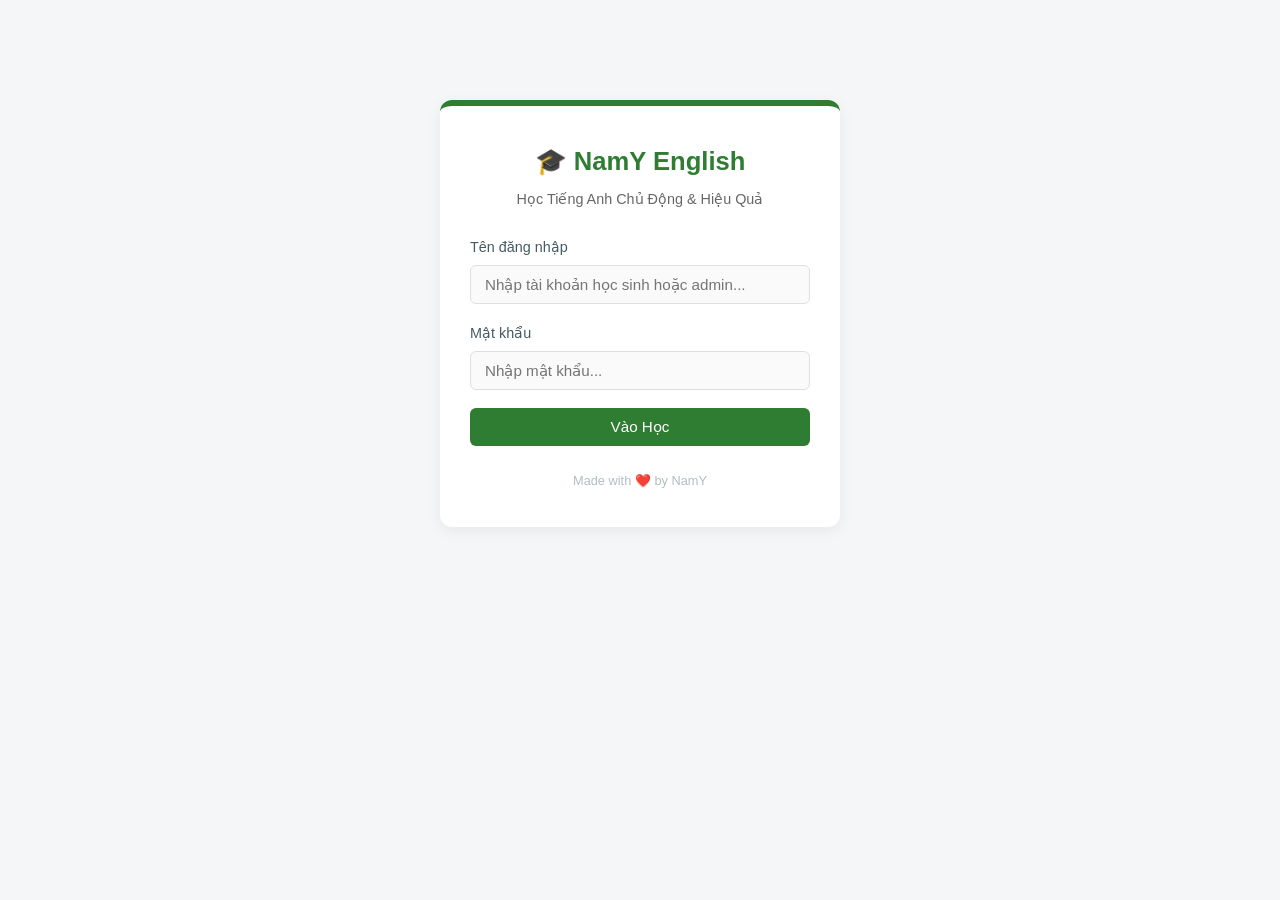
<file: static/index.html>
<!DOCTYPE html>
<html lang="vi">
<head>
    <meta charset="UTF-8">
    <meta name="viewport" content="width=device-width, initial-scale=1.0">
    <title>NamY English - Đăng Nhập</title>
    <link rel="stylesheet" href="/static/css/style.css">
</head>
<body>
    <div class="login-container">
        <div class="login-header">
            <h2>🎓 NamY English</h2>
            <p>Học Tiếng Anh Chủ Động & Hiệu Quả</p>
        </div>
        
        <div class="login-form">
            <div class="form-group">
                <label for="username">Tên đăng nhập</label>
                <input type="text" id="username" placeholder="Nhập tài khoản học sinh hoặc admin...">
            </div>
            
            <div class="form-group">
                <label for="password">Mật khẩu</label>
                <input type="password" id="password" placeholder="Nhập mật khẩu...">
            </div>
            
            <div id="login-error" class="error-message" style="display: none;"></div>
            
            <button id="login-btn" class="btn btn-primary btn-block">Vào Học</button>
        </div>
        
        <div class="login-footer">
            <p>Made with ❤️ by NamY</p>
        </div>
    </div>

    <script src="/static/js/app.js"></script>
</body>
</html>
</file>
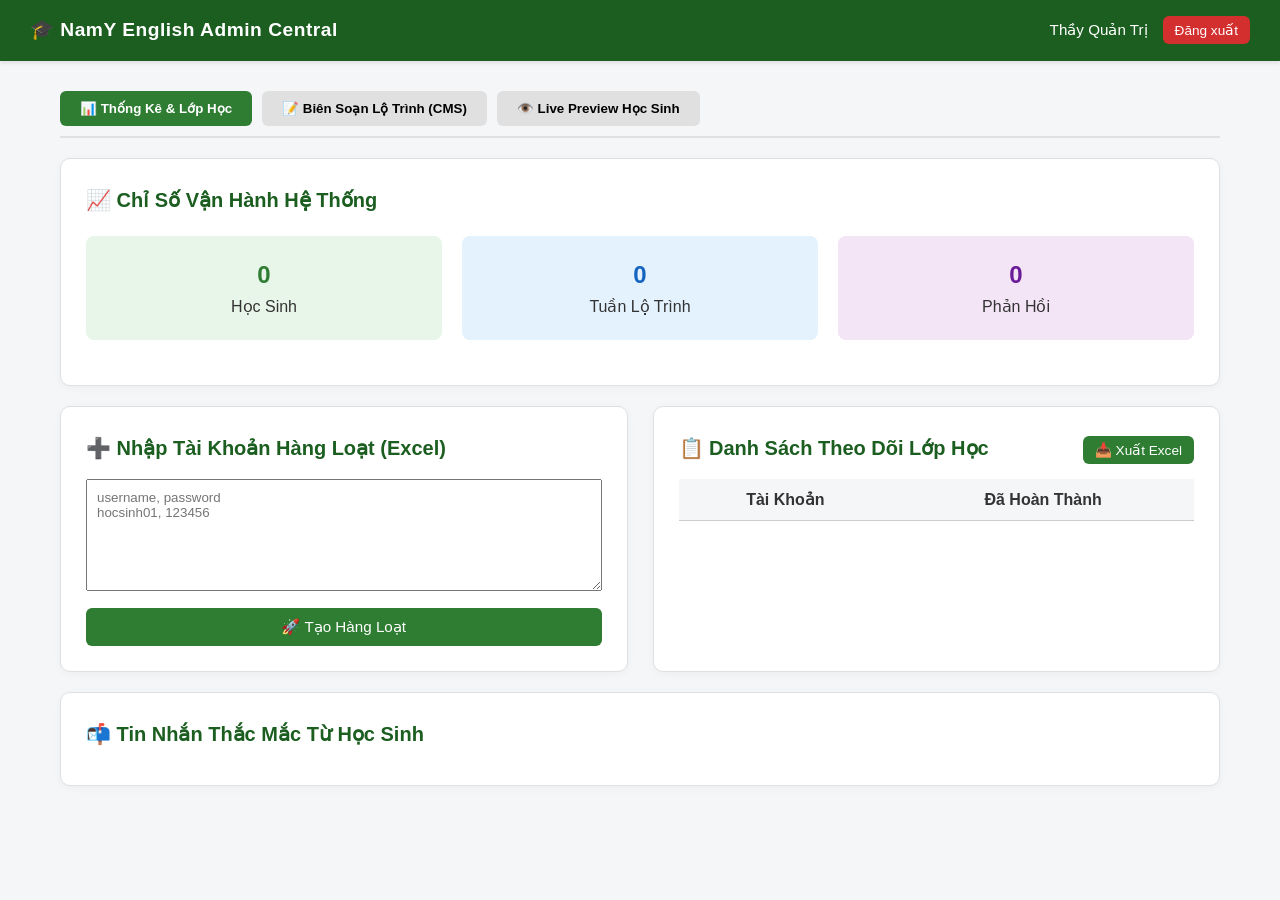
<file: static/admin.html>
<!DOCTYPE html>
<html lang="vi">
<head>
    <meta charset="UTF-8">
    <meta name="viewport" content="width=device-width, initial-scale=1.0">
    <title>NamY English - Quản Trị Hệ Thống CMS</title>
    <link rel="stylesheet" href="/static/css/style.css">
    <style>
        .tabs-nav { display: flex; gap: 10px; margin-bottom: 20px; border-bottom: 2px solid #e0e0e0; padding-bottom: 10px; }
        .tab-btn { padding: 10px 20px; border: none; background: #e0e0e0; border-radius: 6px; cursor: pointer; font-weight: bold; }
        .tab-btn.active { background: #2e7d32; color: white; }
        .cms-panel { display: none; }
        .cms-panel.active { display: block; }
        .preview-box { border: 4px dashed #2e7d32; padding: 20px; background: #fff; border-radius: 8px; margin-top: 15px; }
    </style>
</head>
<body class="admin-body">
    <div class="navbar">
        <div class="navbar-brand">🎓 NamY English Admin Central</div>
        <div class="navbar-user">
            <span id="admin-name">Thầy Quản Trị</span>
            <button id="logout-btn" class="btn btn-sm btn-danger">Đăng xuất</button>
        </div>
    </div>
    
    <div class="container">
        <div class="tabs-nav">
            <button class="tab-btn active" onclick="switchTab('tab-dashboard')">📊 Thống Kê & Lớp Học</button>
            <button class="tab-btn" onclick="switchTab('tab-cms')">📝 Biên Soạn Lộ Trình (CMS)</button>
            <button class="tab-btn" onclick="switchTab('tab-preview')">👁️ Live Preview Học Sinh</button>
        </div>

        <div id="tab-dashboard" class="cms-panel active">
            <div class="admin-grid" style="grid-template-columns: 1fr;">
                <div class="card">
                    <h3>📈 Chỉ Số Vận Hành Hệ Thống</h3>
                    <div style="display: flex; gap: 20px; margin: 20px 0; flex-wrap: wrap;">
                        <div style="background: #e8f5e9; padding: 20px; border-radius: 8px; flex: 1; text-align: center;">
                            <h2 id="stat-students" style="color: #2e7d32;">0</h2><p>Học Sinh</p>
                        </div>
                        <div style="background: #e3f2fd; padding: 20px; border-radius: 8px; flex: 1; text-align: center;">
                            <h2 id="stat-weeks" style="color: #1565c0;">0</h2><p>Tuần Lộ Trình</p>
                        </div>
                        <div style="background: #f3e5f5; padding: 20px; border-radius: 8px; flex: 1; text-align: center;">
                            <h2 id="stat-feedbacks" style="color: #6a1b9a;">0</h2><p>Phản Hồi</p>
                        </div>
                    </div>
                </div>
            </div>

            <div class="admin-grid" style="margin-top: 20px;">
                <div class="card">
                    <h3>➕ Nhập Tài Khoản Hàng Loạt (Excel)</h3>
                    <textarea id="bulk-users-data" rows="6" style="width:100%; margin-top:10px; padding:10px;" placeholder="username, password&#10;hocsinh01, 123456"></textarea>
                    <button id="btn-bulk-register" class="btn btn-primary btn-block" style="margin-top:10px;">🚀 Tạo Hàng Loạt</button>
                    <div id="bulk-message" class="message" style="display:none; margin-top:10px;"></div>
                </div>
                <div class="card">
                    <div style="display:flex; justify-content:space-between; align-items:center;">
                        <h3>📋 Danh Sách Theo Dõi Lớp Học</h3>
                        <button id="btn-export-excel" class="btn btn-success btn-sm">📥 Xuất Excel</button>
                    </div>
                    <div style="max-height: 200px; overflow-y:auto; margin-top:10px;">
                        <table id="users-table" style="width:100%; border-collapse:collapse;">
                            <thead>
                                <tr style="background:#f4f6f8;">
                                    <th style="padding:8px; border-bottom:1px solid #ccc;">Tài Khoản</th>
                                    <th style="padding:8px; border-bottom:1px solid #ccc;">Đã Hoàn Thành</th>
                                </tr>
                            </thead>
                            <tbody id="users-list-body"></tbody>
                        </table>
                    </div>
                </div>
            </div>
            
            <div class="card" style="margin-top:20px;">
                <h3>📬 Tin Nhắn Thắc Mắc Từ Học Sinh</h3>
                <div id="feedback-list" style="margin-top:10px; max-height:200px; overflow-y:auto;"></div>
            </div>
        </div>

        <div id="tab-cms" class="cms-panel">
            <div class="admin-grid">
                <div class="card">
                    <h3>📅 Bước 1: Khởi Tạo Tuần</h3>
                    <div class="form-group" style="margin-top:15px;">
                        <label>Tên hiển thị khóa học</label>
                        <input type="text" id="week-title" placeholder="Ví dụ: WEEK 2: PRESENT SIMPLE">
                    </div>
                    <div class="form-group">
                        <label>Số thứ tự phân loại</label>
                        <input type="number" id="week-order" placeholder="Ví dụ: 2">
                    </div>
                    <button id="add-week-btn" class="btn btn-primary btn-block">Tạo Tuần Học Mới</button>
                    <div id="week-message" class="message" style="display:none; margin-top:10px;"></div>
                </div>

                <div class="card">
                    <h3>📖 Bước 2: Thiết Lập Bài Tập</h3>
                    <div class="form-group" style="margin-top:15px;">
                        <label>Ghim vào tuần học (Combobox)</label>
                        <select id="cms-week-select" style="width:100%; padding:10px; border-radius:6px;"></select>
                    </div>
                    <div class="form-group">
                        <label>Tiêu đề cấu trúc bài tập</label>
                        <input type="text" id="exe-title" placeholder="Ví dụ: Grammar Test 1">
                    </div>
                    <button id="add-exe-btn" class="btn btn-success btn-block">Ghim Bài Tập Vào Tuần</button>
                    <div id="exe-message" class="message" style="display:none; margin-top:10px;"></div>
                </div>

                <div class="card">
                    <h3>🛠️ Bước 3: Thêm Hoạt Động</h3>
                    <div class="form-group" style="margin-top:15px;">
                        <label>Chọn bài tập đích</label>
                        <select id="cms-exe-select" style="width:100%; padding:10px; border-radius:6px;"></select>
                    </div>
                    <div class="form-group">
                        <label>Phân loại công cụ học tập</label>
                        <select id="act-type" style="width:100%; padding:10px; border-radius:6px;">
                            <option>Học Từ Vựng (Vocabulary)</option>
                            <option>Luyện Ngữ Pháp (Grammar)</option>
                            <option>Luyện Đọc (Reading)</option>
                            <option>Phát Âm & Nghe (Phonetics)</option>
                        </select>
                    </div>
                    <div class="form-group">
                        <label>Nội dung cốt lõi (Chuỗi JSON hoặc text bài học)</label>
                        <input type="text" id="act-content" placeholder='Ví dụ: {"question": "He... school", "answer": "goes"}'>
                    </div>
                    <button id="add-act-btn" class="btn btn-purple btn-block">Đẩy Hoạt Động Vào Hệ Thống</button>
                    <div id="act-message" class="message" style="display:none; margin-top:10px;"></div>
                </div>
            </div>
            
            <div class="card" style="margin-top:20px;">
                <h3>⚙️ Tiện Ích Khởi Tạo</h3>
                <button id="seed-btn" class="btn btn-orange">Khởi tạo nhanh cấu trúc bài học mặc định</button>
                <div id="seed-message" class="message" style="display:none; margin-top:10px;"></div>
            </div>
        </div>

        <div id="tab-preview" class="cms-panel">
            <div class="card">
                <h3>👁️ Khung Xem Trước Thời Gian Thực (Live Preview Monitor)</h3>
                <p class="subtitle">Hiển thị chính xác cấu trúc lưới và danh mục bài học học sinh sẽ nhìn thấy sau khi thầy thiết lập</p>
                <div class="preview-box">
                    <div class="welcome-banner" style="margin-bottom:20px;">
                        <h2>[XEM TRƯỚC] Chào mừng em đến với không gian học tập NamY!</h2>
                        <p>Hệ thống học chủ động mô phỏng theo cấu trúc phân tầng trực quan.</p>
                    </div>
                    <h3 class="section-title">📅 Lộ Trình Bài Học Theo Tuần</h3>
                    <div id="preview-course-content" class="course-content"></div>
                </div>
            </div>
        </div>
    </div>

    <script src="/static/js/app.js"></script>
    <script>
        function switchTab(tabId) {
            document.querySelectorAll('.cms-panel').forEach(p => p.classList.remove('active'));
            document.querySelectorAll('.tab-btn').forEach(b => b.classList.remove('active'));
            document.getElementById(tabId).classList.add('active');
            event.target.classList.add('active');
            if(tabId === 'tab-preview') { updateLivePreview(); }
        }
    </script>
</body>
</html>
</file>
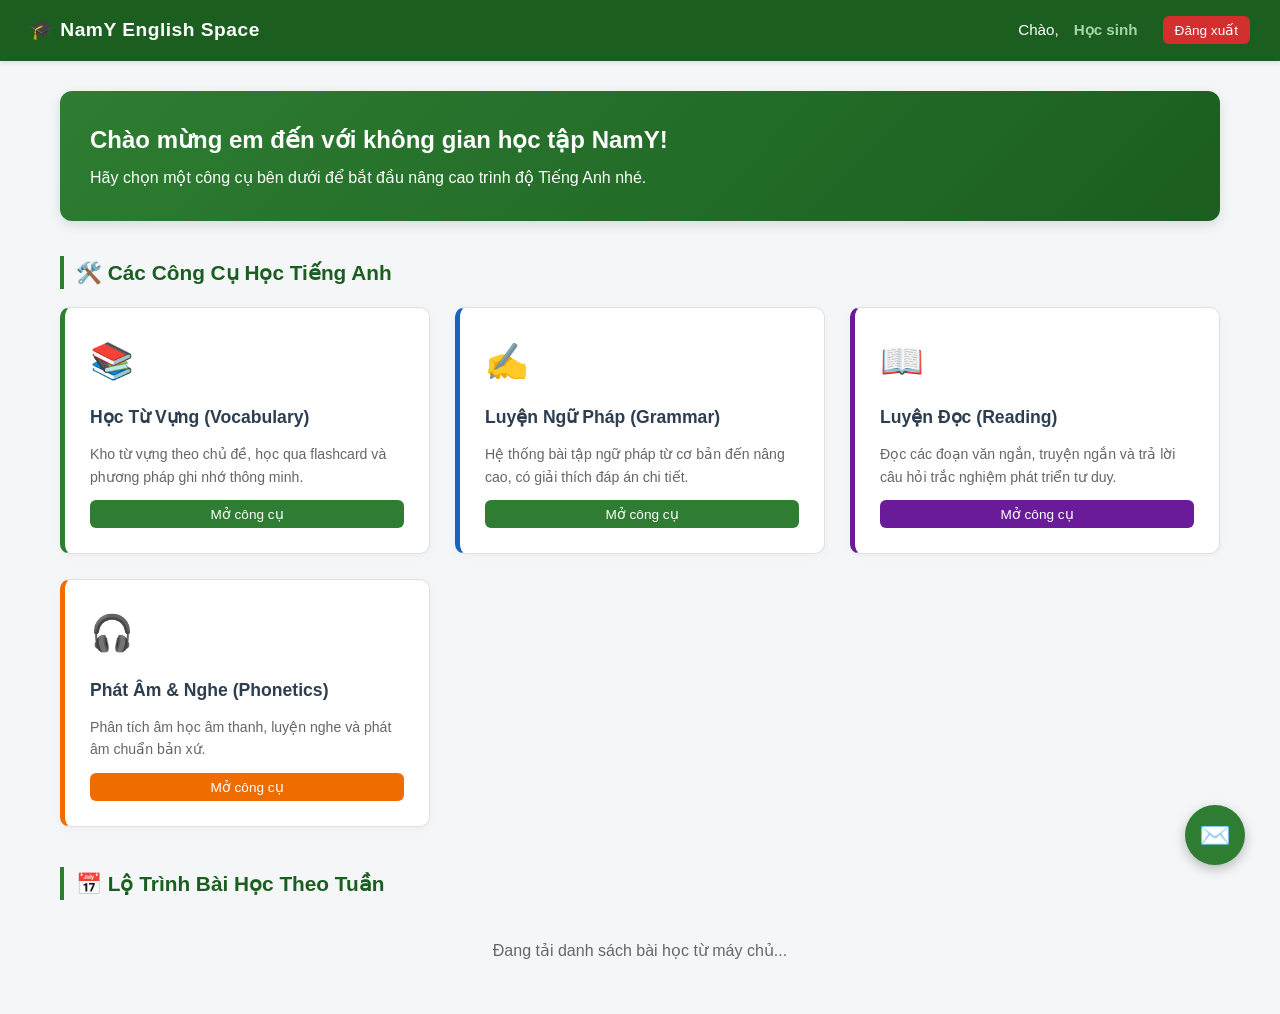
<file: static/student.html>
<!DOCTYPE html>
<html lang="vi">
<head>
    <meta charset="UTF-8">
    <meta name="viewport" content="width=device-width, initial-scale=1.0">
    <title>NamY English - Không Gian Học Tập</title>
    <link rel="stylesheet" href="/static/css/style.css">
</head>
<body class="student-body">
    <div class="navbar">
        <div class="navbar-brand">🎓 NamY English Space</div>
        <div class="navbar-user">
            Chào, <span id="student-name" class="highlight">Học sinh</span>
            <button id="logout-btn" class="btn btn-sm btn-danger" style="margin-left: 10px;">Đăng xuất</button>
        </div>
    </div>

    <div class="container">
        <div class="welcome-banner">
            <h2>Chào mừng em đến với không gian học tập NamY!</h2>
            <p>Hãy chọn một công cụ bên dưới để bắt đầu nâng cao trình độ Tiếng Anh nhé.</p>
        </div>

        <h3 class="section-title">🛠️ Các Công Cụ Học Tiếng Anh</h3>
        <div class="tools-grid">
            
            <div class="tool-card accent-green">
                <div class="tool-icon">📚</div>
                <h4>Học Từ Vựng (Vocabulary)</h4>
                <p>Kho từ vựng theo chủ đề, học qua flashcard và phương pháp ghi nhớ thông minh.</p>
                <button class="btn btn-success btn-sm" onclick="alert('Tính năng Học Từ Vựng đang được tích hợp cấu trúc bài học!')">Mở công cụ</button>
            </div>
            
            <div class="tool-card accent-blue">
                <div class="tool-icon">✍️</div>
                <h4>Luyện Ngữ Pháp (Grammar)</h4>
                <p>Hệ thống bài tập ngữ pháp từ cơ bản đến nâng cao, có giải thích đáp án chi tiết.</p>
                <button class="btn btn-primary btn-sm" onclick="alert('Tính năng Luyện Ngữ Pháp đang được tích hợp cấu trúc bài học!')">Mở công cụ</button>
            </div>
            
            <div class="tool-card accent-purple">
                <div class="tool-icon">📖</div>
                <h4>Luyện Đọc (Reading)</h4>
                <p>Đọc các đoạn văn ngắn, truyện ngắn và trả lời câu hỏi trắc nghiệm phát triển tư duy.</p>
                <button class="btn btn-purple btn-sm" onclick="alert('Tính năng Luyện Đọc đang được tích hợp cấu trúc bài học!')">Mở công cụ</button>
            </div>

            <div class="tool-card accent-orange">
                <div class="tool-icon">🎧</div>
                <h4>Phát Âm & Nghe (Phonetics)</h4>
                <p>Phân tích âm học âm thanh, luyện nghe và phát âm chuẩn bản xứ.</p>
                <button class="btn btn-orange btn-sm" onclick="alert('Tính năng Luyện Nghe đang được tích hợp cấu trúc bài học!')">Mở công cụ</button>
            </div>
        </div>

        <h3 class="section-title" style="margin-top: 40px;">📅 Lộ Trình Bài Học Theo Tuần</h3>
        <div class="course-content">
            <p style="text-align:center; padding:20px; color: #666;">Đang tải danh sách bài học từ máy chủ...</p>
        </div>
    </div>

    <button id="feedback-btn" class="floating-btn" title="Gửi thắc mắc cho Thầy Nam">✉️</button>

    <script src="/static/js/app.js"></script>
</body>
</html>
</file>
<file: static/css/style.css>
/* ==========================================
   CẤU HÌNH BIẾN MÀU SẮC CHỦ ĐẠO (PALETTE)
   ========================================== */
:root {
    --primary-color: #2e7d32;       /* Xanh lá NamY */
    --primary-hover: #1b5e20;       /* Xanh lá đậm khi di chuột */
    --bg-color: #f4f6f8;            /* Màu nền xám nhạt dịu mắt */
    --card-bg: #ffffff;             /* Màu nền các khối thẻ trắng */
    --text-color: #333333;          /* Màu chữ chính */
    --text-light: #666666;          /* Màu chữ phụ, chú thích */
    --danger-color: #d32f2f;        /* Màu đỏ cảnh báo, xóa, lỗi */
    --success-color: #2e7d32;       /* Màu xanh thông báo thành công */
    --border-color: #e0e0e0;         /* Màu đường viền phân cách */
}

/* ==========================================
   RESET & THIẾT LẬP CHUNG
   ========================================== */
* {
    box-sizing: border-box;
    margin: 0;
    padding: 0;
    font-family: -apple-system, BlinkMacSystemFont, "Segoe UI", Roboto, "Helvetica Neue", Arial, sans-serif;
}

body {
    background-color: var(--bg-color);
    color: var(--text-color);
    line-height: 1.6;
}

.container {
    max-width: 1200px;
    margin: 30px auto;
    padding: 0 20px;
}

/* ==========================================
   THANH ĐIỀU HƯỚNG (NAVBAR)
   ========================================== */
.navbar {
    background-color: #1b5e20;
    color: white;
    padding: 15px 30px;
    display: flex;
    justify-content: space-between;
    align-items: center;
    box-shadow: 0 2px 4px rgba(0,0,0,0.1);
}

.navbar-brand {
    font-size: 1.2rem;
    font-weight: bold;
    letter-spacing: 0.5px;
}

.navbar-user {
    display: flex;
    align-items: center;
    gap: 15px;
    font-size: 0.95rem;
}

.highlight {
    font-weight: bold;
    color: #a5d6a7; /* Màu xanh lá nhạt làm nổi bật tên người dùng */
}

/* ==========================================
   MÀN HÌNH ĐĂNG NHẬP (INDEX.HTML)
   ========================================== */
.login-container {
    max-width: 400px;
    margin: 100px auto;
    background: var(--card-bg);
    padding: 35px 30px;
    border-radius: 12px;
    box-shadow: 0 4px 15px rgba(0,0,0,0.06);
    border-top: 6px solid var(--primary-color);
}

.login-header {
    text-align: center;
    margin-bottom: 25px;
}

.login-header h2 {
    color: var(--primary-color);
    margin-bottom: 6px;
    font-size: 1.6rem;
}

.login-header p {
    color: var(--text-light);
    font-size: 0.9rem;
}

.login-footer {
    text-align: center;
    margin-top: 25px;
    font-size: 0.8rem;
    color: #b0bec5;
}

/* ==========================================
   THÀNH PHẦN FORM & ĐẦU VÀO DỮ LIỆU
   ========================================== */
.form-group {
    margin-bottom: 18px;
}

.form-group label {
    display: block;
    margin-bottom: 6px;
    font-weight: 500;
    font-size: 0.9rem;
    color: #455a64;
}

.form-group input {
    width: 100%;
    padding: 10px 14px;
    border: 1px solid var(--border-color);
    border-radius: 6px;
    font-size: 0.95rem;
    transition: all 0.2s;
    background-color: #fafafa;
}

.form-group input:focus {
    outline: none;
    border-color: var(--primary-color);
    background-color: #ffffff;
    box-shadow: 0 0 0 3px rgba(46, 125, 50, 0.1);
}

/* ==========================================
   NÚT BẤM (BUTTONS)
   ========================================== */
.btn {
    display: inline-block;
    padding: 10px 20px;
    border: none;
    border-radius: 6px;
    font-weight: 500;
    cursor: pointer;
    text-align: center;
    transition: all 0.2s;
    font-size: 0.95rem;
}

.btn-block {
    width: 100%;
}

.btn-sm {
    padding: 6px 12px;
    font-size: 0.85rem;
}

.btn-primary { background-color: var(--primary-color); color: white; }
.btn-primary:hover { background-color: var(--primary-hover); }

.btn-danger { background-color: var(--danger-color); color: white; }
.btn-danger:hover { opacity: 0.9; }

.btn-success { background-color: #2e7d32; color: white; }
.btn-success:hover { background-color: #1b5e20; }

.btn-purple { background-color: #6a1b9a; color: white; }
.btn-purple:hover { background-color: #4a148c; }

.btn-orange { background-color: #ef6c00; color: white; }
.btn-orange:hover { background-color: #e65100; }

.btn:disabled {
    background-color: #ccc !important;
    cursor: not-allowed;
    opacity: 0.7;
}

/* ==========================================
   KHỐI THÔNG BÁO TRẠNG THÁI (MESSAGES)
   ========================================== */
.error-message {
    color: var(--danger-color);
    background-color: #ffebee;
    padding: 12px;
    border-radius: 6px;
    font-size: 0.88rem;
    margin-bottom: 15px;
    border-left: 4px solid var(--danger-color);
    font-weight: 500;
}

.message {
    font-size: 0.9rem;
    margin-bottom: 15px;
    padding: 12px;
    border-radius: 6px;
    font-weight: 500;
    border-left: 4px solid #ccc;
}

.message.success { 
    color: #1b5e20; 
    background-color: #e8f5e9; 
    border-left-color: #2e7d32;
}

.message.error { 
    color: #b71c1c; 
    background-color: #ffebee; 
    border-left-color: #d32f2f;
}

/* ==========================================
   BỐ CỤC KHỐI THẺ (CARDS & GRIDS)
   ========================================== */
.card {
    background: var(--card-bg);
    padding: 25px;
    border-radius: 10px;
    box-shadow: 0 2px 8px rgba(0,0,0,0.04);
    border: 1px solid var(--border-color);
}

.card h3 {
    margin-bottom: 5px;
    color: #1b5e20;
    font-size: 1.25rem;
}

.subtitle {
    color: var(--text-light);
    font-size: 0.85rem;
    margin-bottom: 20px;
}

/* Grid cho trang Admin và Công cụ Học sinh */
.admin-grid, .tools-grid {
    display: grid;
    grid-template-columns: repeat(auto-fit, minmax(300px, 1fr));
    gap: 25px;
}

/* ==========================================
   TRANG QUẢN TRỊ (ADMIN) & TRANG HỌC SINH
   ========================================== */
.guide-list {
    padding-left: 20px;
    font-size: 0.9rem;
    color: var(--text-light);
}

.guide-list li {
    margin-bottom: 8px;
}

/* Banner Chào mừng của Học sinh */
.welcome-banner {
    background: linear-gradient(135deg, #2e7d32, #1b5e20);
    color: white;
    padding: 30px;
    border-radius: 12px;
    margin-bottom: 35px;
    box-shadow: 0 4px 12px rgba(27, 94, 32, 0.15);
}

.welcome-banner h2 {
    margin-bottom: 6px;
    font-size: 1.5rem;
}

.section-title {
    margin: 35px 0 18px 0;
    border-left: 4px solid var(--primary-color);
    padding-left: 12px;
    color: #1b5e20;
    font-size: 1.3rem;
}

/* Thẻ công cụ học tập tương tác */
.tool-card {
    background: var(--card-bg);
    padding: 25px;
    border-radius: 10px;
    box-shadow: 0 2px 8px rgba(0,0,0,0.04);
    border: 1px solid var(--border-color);
    border-left: 5px solid #ccc;
    display: flex;
    flex-direction: column;
    justify-content: space-between;
    gap: 12px;
    transition: transform 0.2s, box-shadow 0.2s;
}

.tool-card:hover {
    transform: translateY(-4px);
    box-shadow: 0 6px 15px rgba(0,0,0,0.08);
}

.tool-card.accent-green { border-left-color: #2e7d32; }
.tool-card.accent-blue { border-left-color: #1565c0; }
.tool-card.accent-purple { border-left-color: #6a1b9a; }
.tool-card.accent-orange { border-left-color: #ef6c00; }

.tool-icon {
    font-size: 2.2rem;
    margin-bottom: 2px;
}

.tool-card h4 {
    font-size: 1.1rem;
    color: #2c3e50;
}

.tool-card p {
    color: var(--text-light);
    font-size: 0.88rem;
    flex-grow: 1;
}

/* ==========================================
   HIỂN THỊ LỘ TRÌNH TUẦN HỌC (SYLLABUS RENDER)
   ========================================== */
.week-section {
    background: white;
    border-radius: 10px;
    padding: 25px;
    margin-bottom: 25px;
    box-shadow: 0 2px 6px rgba(0,0,0,0.03);
    border: 1px solid var(--border-color);
}

.week-title {
    font-size: 1.15rem;
    font-weight: bold;
    color: #1b5e20;
    margin-bottom: 18px;
    border-bottom: 1px solid #f1f1f1;
    padding-bottom: 10px;
}

.exercise-btn {
    background-color: #f1f8e9;
    border: 1px solid #c5e1a5;
    color: #33691e;
    padding: 10px 18px;
    border-radius: 6px;
    margin-right: 12px;
    margin-bottom: 12px;
    cursor: pointer;
    font-weight: 500;
    font-size: 0.9rem;
    transition: all 0.2s;
    display: inline-block;
}

.exercise-btn:hover {
    background-color: #dcedc8;
    color: #1b5e20;
    border-color: #9ccc65;
    transform: scale(1.02);
}

/* ==========================================
   NÚT NỔI LÁ THƯ (FLOATING ACTION BUTTON)
   ========================================== */
.floating-btn {
    position: fixed;
    bottom: 35px;
    right: 35px;
    background-color: var(--primary-color);
    color: white;
    width: 60px;
    height: 60px;
    border-radius: 50%;
    border: none;
    font-size: 1.6rem;
    cursor: pointer;
    box-shadow: 0 4px 12px rgba(0,0,0,0.25);
    display: flex;
    justify-content: center;
    align-items: center;
    transition: all 0.2s;
    z-index: 999;
}

.floating-btn:hover {
    transform: scale(1.1);
    background-color: var(--primary-hover);
    box-shadow: 0 6px 16px rgba(0,0,0,0.3);
}
</file>
